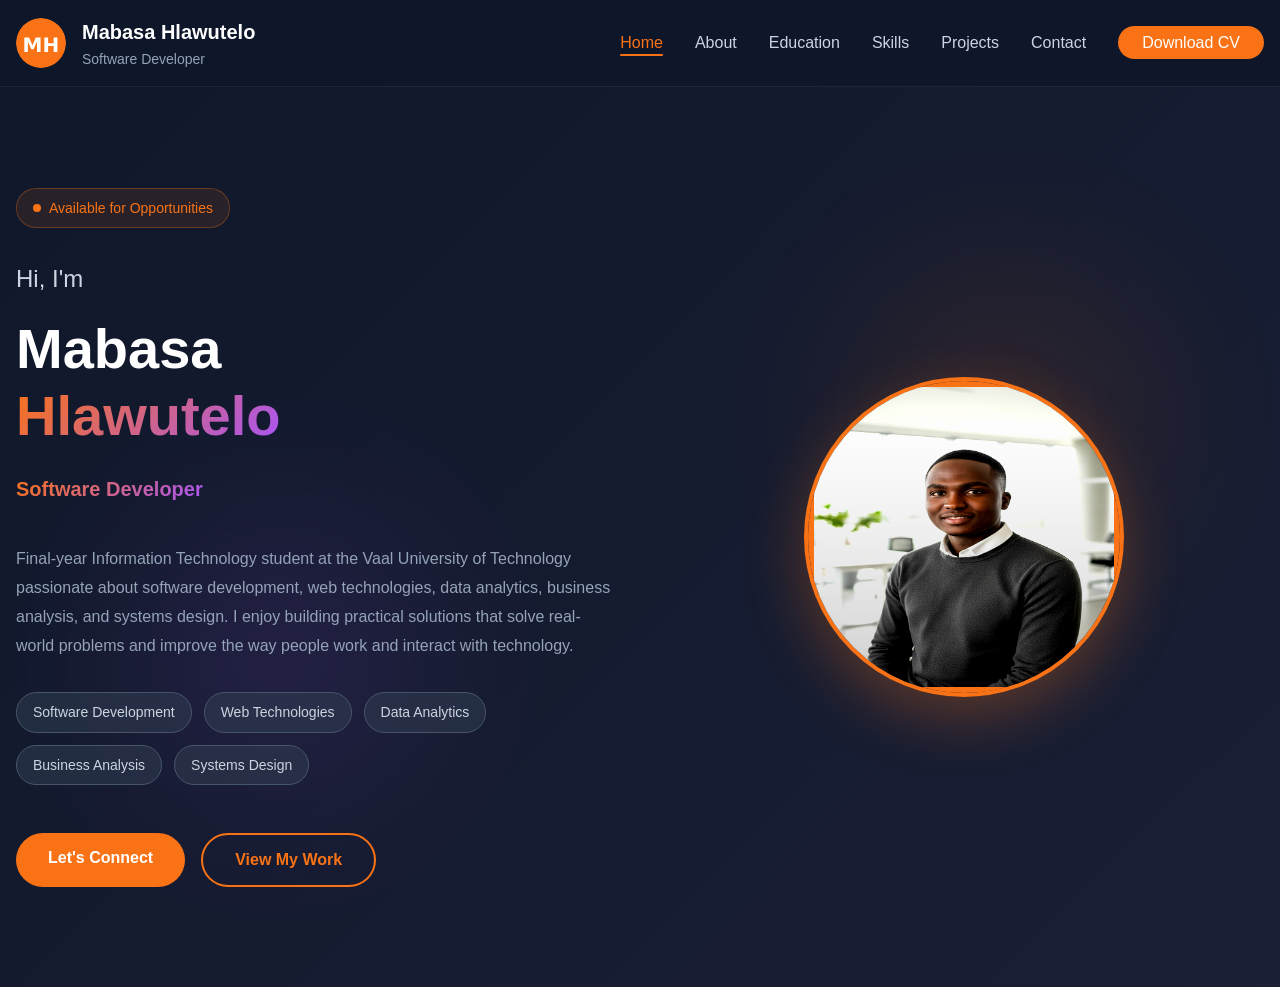
<file: index.html>
<!DOCTYPE html>
<html lang="en">
<head>
    <meta charset="UTF-8">
    <meta name="viewport" content="width=device-width, initial-scale=1.0">
    <title>Mabasa Hlawutelo - Software Developer</title>
    <link rel="icon" type="image/x-icon" href="images/favicon.ico">
    <link rel="stylesheet" href="styles.css">
</head>
<body>
    <nav class="navbar">
        <div class="nav-container">
            <div class="nav-brand">
                <img src="images/mh-logo.png" alt="MH Logo" class="nav-logo">
                <div class="nav-text">
                    <h2>Mabasa Hlawutelo</h2>
                    <p>Software Developer</p>
                </div>
            </div>
            <ul class="nav-menu">
                <li><a href="index.html" class="nav-link active">Home</a></li>
                <li><a href="about.html" class="nav-link">About</a></li>
                <li><a href="education.html" class="nav-link">Education</a></li>
                <li><a href="skills.html" class="nav-link">Skills</a></li>
                <li><a href="projects.html" class="nav-link">Projects</a></li>
                <li><a href="contact.html" class="nav-link">Contact</a></li>
                <li><a href="resume/hlawutelo_resume.pdf" class="nav-link btn-download" download>Download CV</a></li>
            </ul>
        </div>
    </nav>

    <section class="hero">
        <div class="hero-background">
            <div class="blob blob-1"></div>
            <div class="blob blob-2"></div>
        </div>

        <div class="hero-container">
            <div class="hero-content">
                <div class="badge">
                    <span class="badge-dot"></span>
                    <span>Available for Opportunities</span>
                </div>

                <div class="hero-heading">
                    <p class="greeting">Hi, I'm</p>
                    <h1>
                        <span class="name-first">Mabasa</span><br>
                        <span class="name-last">Hlawutelo</span>
                    </h1>
                    
                    <div class="rotating-title">
                        <p class="title-text">Software Developer</p>
                    </div>
                </div>

                <p class="hero-bio">
                    Final-year Information Technology student at the Vaal University of Technology passionate about software development, web technologies, data analytics, business analysis, and systems design. I enjoy building practical solutions that solve real-world problems and improve the way people work and interact with technology.
                </p>

                <div class="skills-tags">
                    <span class="tag">Software Development</span>
                    <span class="tag">Web Technologies</span>
                    <span class="tag">Data Analytics</span>
                    <span class="tag">Business Analysis</span>
                    <span class="tag">Systems Design</span>
                </div>

                <div class="cta-buttons">
                    <a href="contact.html" class="btn btn-primary">Let's Connect</a>
                    <a href="skills.html" class="btn btn-outline">View My Work</a>
                </div>
            </div>

            <div class="hero-image">
                <div class="profile-image-wrapper">
                    <img src="images/profile.png" alt="Mabasa Hlawutelo" class="profile-image">
                </div>
            </div>

        </div>
    </section>

    <script src="script.js"></script>
</body>
</html>
</file>
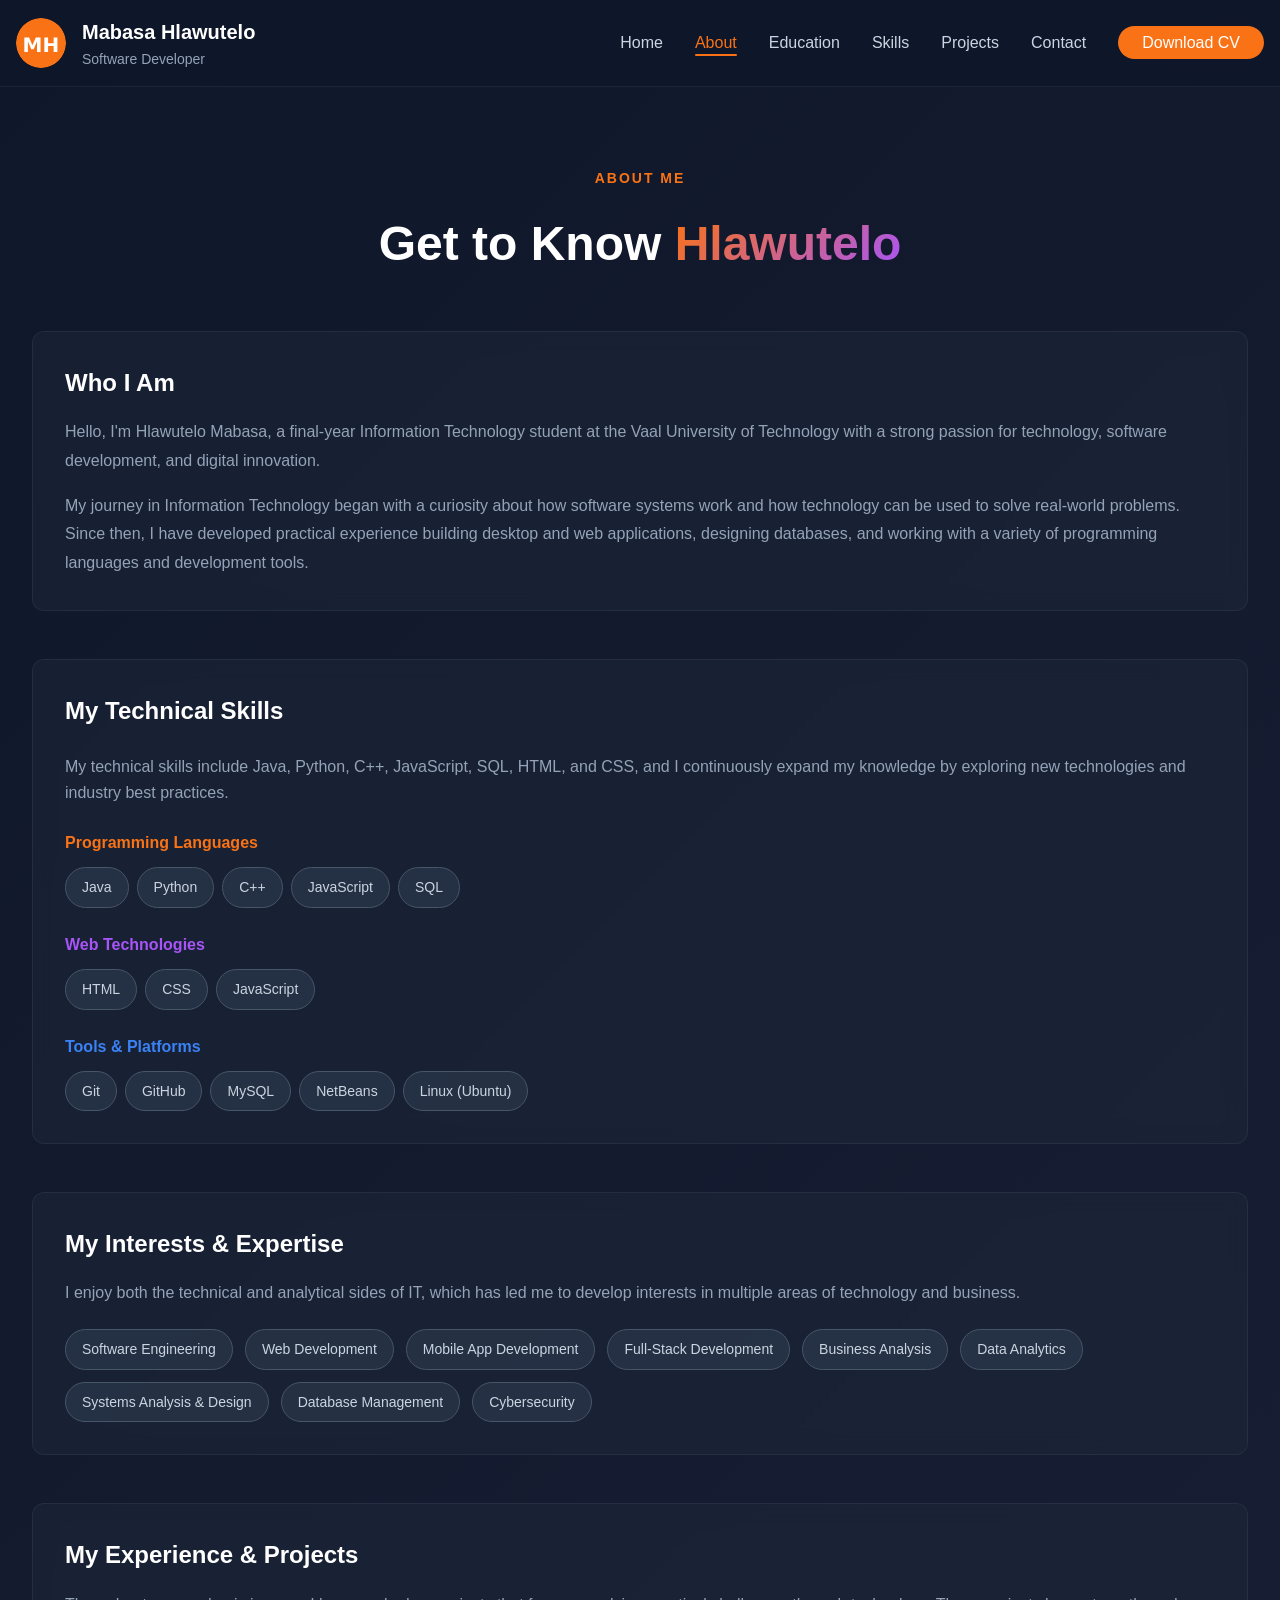
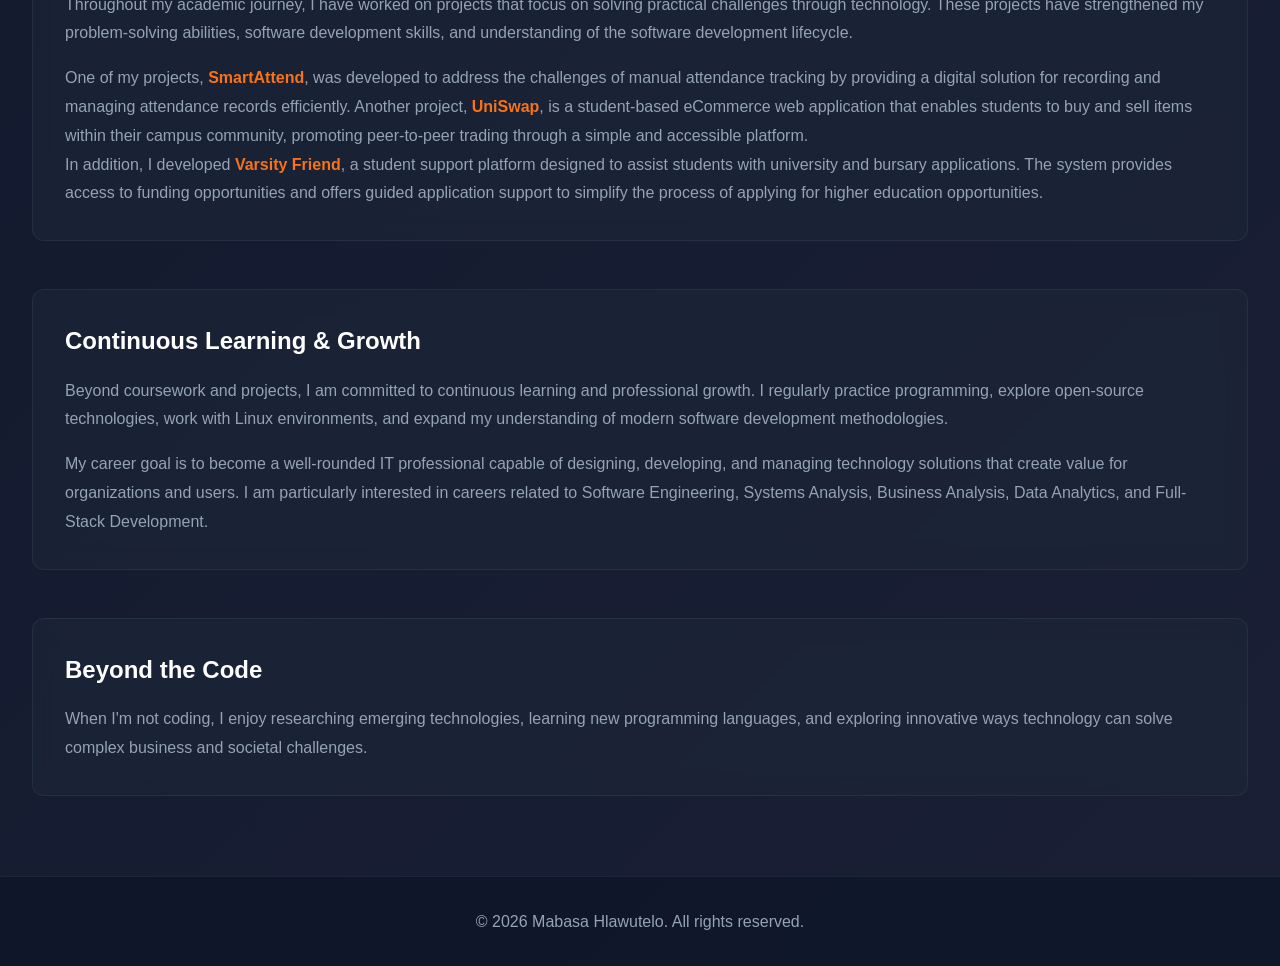
<file: about.html>
<!DOCTYPE html>
<html lang="en">
<head>
    <meta charset="UTF-8">
    <meta name="viewport" content="width=device-width, initial-scale=1.0">
    <title>About Me - Mabasa Hlawutelo</title>
    <link rel="icon" type="image/x-icon" href="images/favicon.ico">
    <link rel="stylesheet" href="styles.css">
</head>
<body>
    <nav class="navbar">
        <div class="nav-container">
            <div class="nav-brand">
                <img src="images/mh-logo.png" alt="MH Logo" class="nav-logo">
                <div class="nav-text">
                    <h2>Mabasa Hlawutelo</h2>
                    <p>Software Developer</p>
                </div>
            </div>
            <ul class="nav-menu">
                <li><a href="index.html" class="nav-link">Home</a></li>
                <li><a href="about.html" class="nav-link active">About</a></li>
                <li><a href="education.html" class="nav-link">Education</a></li>
                <li><a href="skills.html" class="nav-link">Skills</a></li>
                <li><a href="projects.html" class="nav-link">Projects</a></li>
                <li><a href="contact.html" class="nav-link">Contact</a></li>
                <li><a href="resume/hlawutelo_resume.pdf" class="nav-link btn-download" download>Download CV</a></li>
            </ul>
        </div>
    </nav>

    <section class="section">
        <div class="container">
            <div class="section-title">
                <p class="section-label">About Me</p>
                <h1 class="section-heading">Get to Know <span class="highlight">Hlawutelo</span></h1>
            </div>

            <div style="display: grid; grid-template-columns: 1fr; gap: 3rem;">
                <div class="card">
                    <h2 style="color: var(--text-primary); margin-bottom: 1rem;">Who I Am</h2>
                    <p style="color: var(--text-muted); line-height: 1.8; margin-bottom: 1rem;">
                        Hello, I'm Hlawutelo Mabasa, a final-year Information Technology student at the Vaal University of Technology with a strong passion for technology, software development, and digital innovation.
                    </p>
                    <p style="color: var(--text-muted); line-height: 1.8;">
                        My journey in Information Technology began with a curiosity about how software systems work and how technology can be used to solve real-world problems. Since then, I have developed practical experience building desktop and web applications, designing databases, and working with a variety of programming languages and development tools.
                    </p>
                </div>

                <div class="card">
                    <h2 style="color: var(--text-primary); margin-bottom: 1.5rem;">My Technical Skills</h2>
                    <p style="color: var(--text-muted); margin-bottom: 1.5rem;">
                        My technical skills include Java, Python, C++, JavaScript, SQL, HTML, and CSS, and I continuously expand my knowledge by exploring new technologies and industry best practices.
                    </p>

                    <div style="display: grid; grid-template-columns: 1fr; gap: 1.5rem;">
                        <div>
                            <h3 style="color: var(--primary-orange); font-size: 1rem; margin-bottom: 0.75rem;">Programming Languages</h3>
                            <div style="display: flex; flex-wrap: wrap; gap: 0.5rem;">
                                <span class="tag">Java</span>
                                <span class="tag">Python</span>
                                <span class="tag">C++</span>
                                <span class="tag">JavaScript</span>
                                <span class="tag">SQL</span>
                            </div>
                        </div>

                        <div>
                            <h3 style="color: var(--primary-purple); font-size: 1rem; margin-bottom: 0.75rem;">Web Technologies</h3>
                            <div style="display: flex; flex-wrap: wrap; gap: 0.5rem;">
                                <span class="tag">HTML</span>
                                <span class="tag">CSS</span>
                                <span class="tag">JavaScript</span>
                            </div>
                        </div>

                        <div>
                            <h3 style="color: #3b82f6; font-size: 1rem; margin-bottom: 0.75rem;">Tools & Platforms</h3>
                            <div style="display: flex; flex-wrap: wrap; gap: 0.5rem;">
                                <span class="tag">Git</span>
                                <span class="tag">GitHub</span>
                                <span class="tag">MySQL</span>
                                <span class="tag">NetBeans</span>
                                <span class="tag">Linux (Ubuntu)</span>
                            </div>
                        </div>
                    </div>
                </div>

                <div class="card">
                    <h2 style="color: var(--text-primary); margin-bottom: 1rem;">My Interests & Expertise</h2>
                    <p style="color: var(--text-muted); margin-bottom: 1.5rem;">
                        I enjoy both the technical and analytical sides of IT, which has led me to develop interests in multiple areas of technology and business.
                    </p>
                    <div style="display: flex; flex-wrap: wrap; gap: 0.75rem;">
                        <span class="tag">Software Engineering</span>
                        <span class="tag">Web Development</span>
                        <span class="tag">Mobile App Development</span>
                        <span class="tag">Full-Stack Development</span>
                        <span class="tag">Business Analysis</span>
                        <span class="tag">Data Analytics</span>
                        <span class="tag">Systems Analysis & Design</span>
                        <span class="tag">Database Management</span>
                        <span class="tag">Cybersecurity</span>
                    </div>
                </div>

                <div class="card">
                    <h2 style="color: var(--text-primary); margin-bottom: 1rem;">My Experience & Projects</h2>
                    <p style="color: var(--text-muted); line-height: 1.8; margin-bottom: 1rem;">
                     Throughout my academic journey, I have worked on projects that focus on solving practical challenges through technology. These projects have strengthened my problem-solving abilities, software development skills, and understanding of the software development lifecycle.
                    </p>
                    <p style="color: var(--text-muted); line-height: 1.8;">
                    One of my projects, <span style="color: var(--primary-orange); font-weight: 600;">SmartAttend</span>, was developed to address the challenges of manual attendance tracking by providing a digital solution for recording and managing attendance records efficiently. Another project, <span style="color: var(--primary-orange); font-weight: 600;">UniSwap</span>, is a student-based eCommerce web application that enables students to buy and sell items within their campus community, promoting peer-to-peer trading through a simple and accessible platform.
                    </p>
                    <p style="color: var(--text-muted); line-height: 1.8;">
                    In addition, I developed <span style="color: var(--primary-orange); font-weight: 600;">Varsity Friend</span>, a student support platform designed to assist students with university and bursary applications. The system provides access to funding opportunities and offers guided application support to simplify the process of applying for higher education opportunities.
                    </p>
                </div>

                <div class="card">
                    <h2 style="color: var(--text-primary); margin-bottom: 1rem;">Continuous Learning & Growth</h2>
                    <p style="color: var(--text-muted); line-height: 1.8; margin-bottom: 1rem;">
                        Beyond coursework and projects, I am committed to continuous learning and professional growth. I regularly practice programming, explore open-source technologies, work with Linux environments, and expand my understanding of modern software development methodologies.
                    </p>
                    <p style="color: var(--text-muted); line-height: 1.8;">
                        My career goal is to become a well-rounded IT professional capable of designing, developing, and managing technology solutions that create value for organizations and users. I am particularly interested in careers related to Software Engineering, Systems Analysis, Business Analysis, Data Analytics, and Full-Stack Development.
                    </p>
                </div>

                <div class="card">
                    <h2 style="color: var(--text-primary); margin-bottom: 1rem;">Beyond the Code</h2>
                    <p style="color: var(--text-muted); line-height: 1.8;">
                        When I'm not coding, I enjoy researching emerging technologies, learning new programming languages, and exploring innovative ways technology can solve complex business and societal challenges.
                    </p>
                </div>
            </div>
        </div>
    </section>

    <footer>
        <p>&copy; 2026 Mabasa Hlawutelo. All rights reserved.</p>
    </footer>

    <script src="script.js"></script>
</body>
</html>
</file>
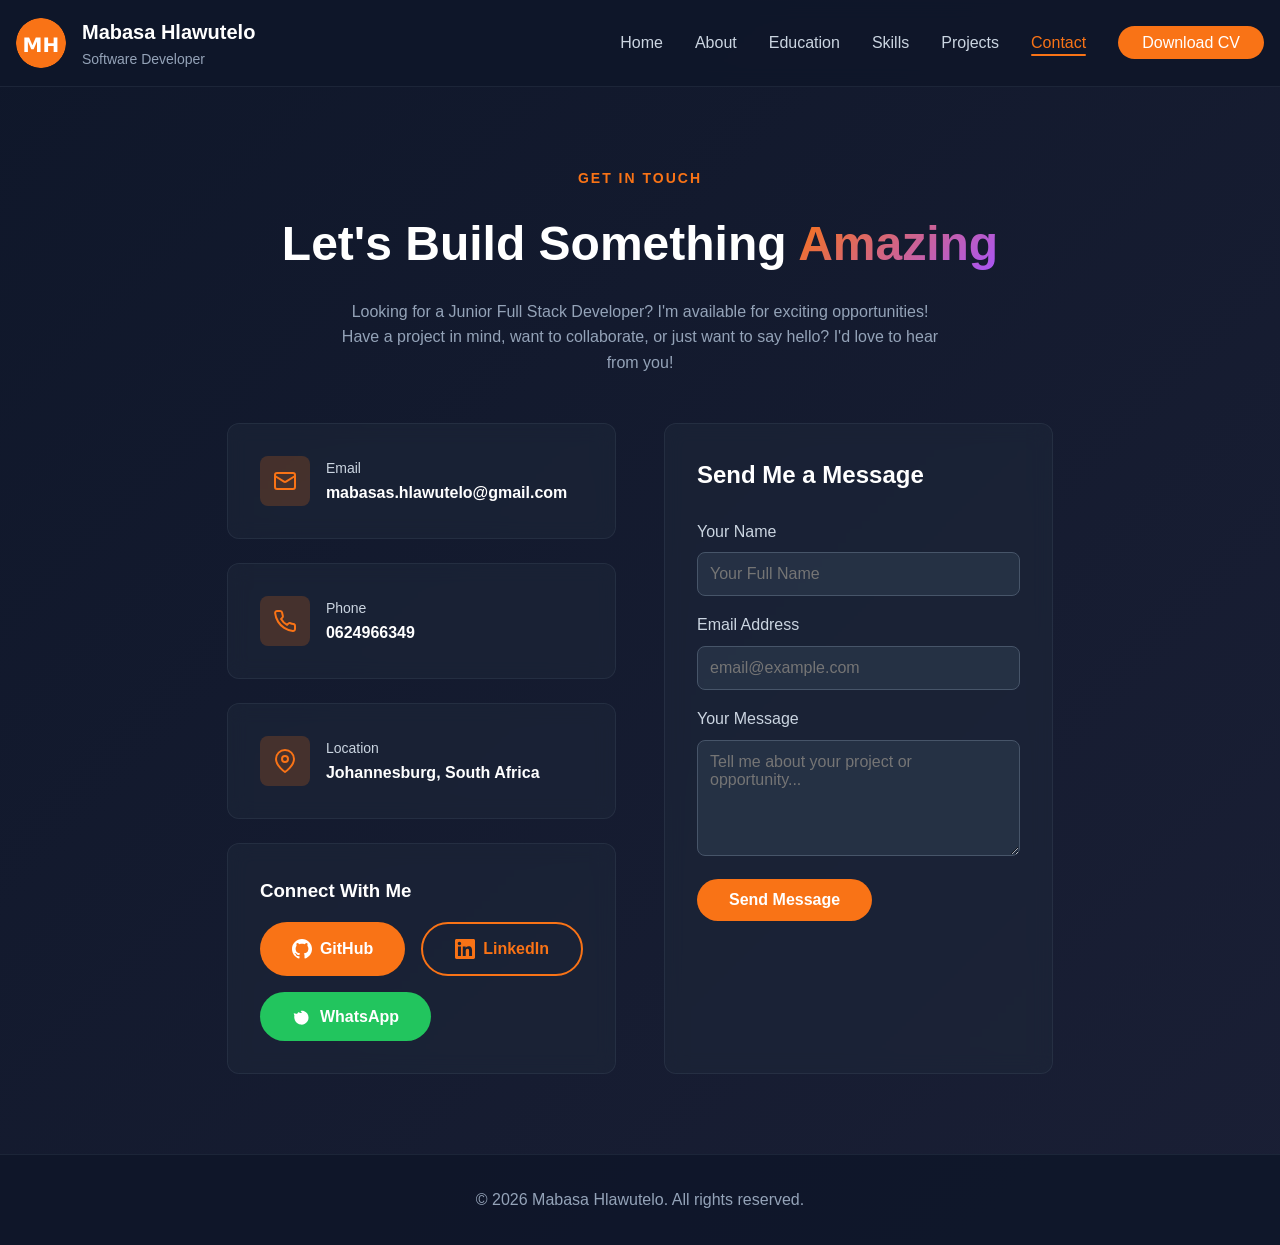
<file: contact.html>
<!DOCTYPE html>
<html lang="en">
<head>
    <meta charset="UTF-8">
    <meta name="viewport" content="width=device-width, initial-scale=1.0">
    <title>Contact - Mabasa Hlawutelo</title>
    <link rel="icon" type="image/x-icon" href="images/favicon.ico">
    <link rel="stylesheet" href="styles.css">
</head>
<body>
    <nav class="navbar">
        <div class="nav-container">
            <div class="nav-brand">
                <img src="images/mh-logo.png" alt="MH Logo" class="nav-logo">
                <div class="nav-text">
                    <h2>Mabasa Hlawutelo</h2>
                    <p>Software Developer</p>
                </div>
            </div>
            <ul class="nav-menu">
                <li><a href="index.html" class="nav-link">Home</a></li>
                <li><a href="about.html" class="nav-link">About</a></li>
                <li><a href="education.html" class="nav-link">Education</a></li>
                <li><a href="skills.html" class="nav-link">Skills</a></li>
                <li><a href="projects.html" class="nav-link">Projects</a></li>
                <li><a href="contact.html" class="nav-link active">Contact</a></li>
                <li><a href="resume/hlawutelo_resume.pdf" class="nav-link btn-download" download>Download CV</a></li>
            </ul>
        </div>
    </nav>

    <section class="section">
        <div class="container">
            <div class="section-title">
                <p class="section-label">Get in Touch</p>
                <h1 class="section-heading">Let's Build Something <span class="highlight">Amazing</span></h1>
                <p style="color: var(--text-muted); max-width: 600px; margin: 1rem auto 0;">
                    Looking for a Junior Full Stack Developer? I'm available for exciting opportunities! Have a project in mind, want to collaborate, or just want to say hello? I'd love to hear from you!
                </p>
            </div>

            <div style="display: grid; grid-template-columns: 1fr 1fr; gap: 3rem; margin-top: 3rem;">
                <div>
                    <div class="card" style="margin-bottom: 1.5rem;">
                        <div style="display: flex; align-items: center; gap: 1rem;">
                            <div style="width: 50px; height: 50px; background: rgba(249, 115, 22, 0.2); border-radius: 8px; display: flex; align-items: center; justify-content: center;">
                                <svg xmlns="http://www.w3.org/2000/svg" width="24" height="24" viewBox="0 0 24 24" fill="none" stroke="currentColor" stroke-width="2" stroke-linecap="round" stroke-linejoin="round" style="color: var(--primary-orange);">
                                    <rect x="2" y="4" width="20" height="16" rx="2"></rect>
                                    <path d="m22 7-8.97 5.7a1.94 1.94 0 0 1-2.06 0L2 7"></path>
                                </svg>
                            </div>
                            <div>
                                <p style="color: var(--text-secondary); margin: 0; font-size: 0.875rem;">Email</p>
                                <a href="mailto:mabasas.hlawutelo@gmail.com" style="color: var(--text-primary); text-decoration: none; font-weight: 600;">mabasas.hlawutelo@gmail.com</a>
                            </div>
                        </div>
                    </div>

                    <div class="card" style="margin-bottom: 1.5rem;">
                        <div style="display: flex; align-items: center; gap: 1rem;">
                            <div style="width: 50px; height: 50px; background: rgba(249, 115, 22, 0.2); border-radius: 8px; display: flex; align-items: center; justify-content: center;">
                                <svg xmlns="http://www.w3.org/2000/svg" width="24" height="24" viewBox="0 0 24 24" fill="none" stroke="currentColor" stroke-width="2" stroke-linecap="round" stroke-linejoin="round" style="color: var(--primary-orange);">
                                    <path d="M22 16.92v3a2 2 0 0 1-2.18 2 19.79 19.79 0 0 1-8.63-3.07 19.5 19.5 0 0 1-6-6 19.79 19.79 0 0 1-3.07-8.67A2 2 0 0 1 4.11 2h3a2 2 0 0 1 2 1.72 12.84 12.84 0 0 0 .7 2.81 2 2 0 0 1-.45 2.11L8.09 9.91a16 16 0 0 0 6 6l1.27-1.27a2 2 0 0 1 2.11-.45 12.84 12.84 0 0 0 2.81.7A2 2 0 0 1 22 16.92z"></path>
                                </svg>
                            </div>
                            <div>
                                <p style="color: var(--text-secondary); margin: 0; font-size: 0.875rem;">Phone</p>
                                <a href="tel:+27624966349" style="color: var(--text-primary); text-decoration: none; font-weight: 600;">0624966349</a>
                            </div>
                        </div>
                    </div>

                    <div class="card" style="margin-bottom: 1.5rem;">
                        <div style="display: flex; align-items: center; gap: 1rem;">
                            <div style="width: 50px; height: 50px; background: rgba(249, 115, 22, 0.2); border-radius: 8px; display: flex; align-items: center; justify-content: center;">
                                <svg xmlns="http://www.w3.org/2000/svg" width="24" height="24" viewBox="0 0 24 24" fill="none" stroke="currentColor" stroke-width="2" stroke-linecap="round" stroke-linejoin="round" style="color: var(--primary-orange);">
                                    <path d="M21 10c0 7-9 13-9 13s-9-6-9-13a9 9 0 0 1 18 0z"></path>
                                    <circle cx="12" cy="10" r="3"></circle>
                                </svg>
                            </div>
                            <div>
                                <p style="color: var(--text-secondary); margin: 0; font-size: 0.875rem;">Location</p>
                                <p style="color: var(--text-primary); margin: 0; font-weight: 600;">Johannesburg, South Africa</p>
                            </div>
                        </div>
                    </div>

                    <div class="card">
                        <h3 style="color: var(--text-primary); margin: 0 0 1rem 0;">Connect With Me</h3>
                        <div style="display: flex; gap: 1rem;">
                            <a href="https://github.com/Hlawutelo-Mabasas" target="_blank" class="btn btn-primary" style="display: inline-flex; align-items: center; gap: 0.5rem; text-decoration: none;">
                                <svg xmlns="http://www.w3.org/2000/svg" width="20" height="20" viewBox="0 0 24 24" fill="currentColor">
                                    <path d="M12 0c-6.626 0-12 5.373-12 12 0 5.302 3.438 9.8 8.207 11.387.599.111.793-.261.793-.577v-2.234c-3.338.726-4.033-1.416-4.033-1.416-.546-1.387-1.333-1.756-1.333-1.756-1.089-.745.083-.729.083-.729 1.205.084 1.839 1.237 1.839 1.237 1.07 1.834 2.807 1.304 3.492.997.107-.775.418-1.305.762-1.604-2.665-.305-5.467-1.334-5.467-5.931 0-1.311.469-2.381 1.236-3.221-.124-.303-.535-1.524.117-3.176 0 0 1.008-.322 3.301 1.23.957-.266 1.983-.399 3.003-.404 1.02.005 2.047.138 3.006.404 2.291-1.552 3.297-1.23 3.297-1.23.653 1.653.242 2.874.118 3.176.77.84 1.235 1.911 1.235 3.221 0 4.609-2.807 5.624-5.479 5.921.43.372.823 1.102.823 2.222v 3.293c0 .319.192.694.801.576 4.765-1.589 8.199-6.086 8.199-11.386 0-6.627-5.373-12-12-12z"/>
                                </svg>
                                GitHub
                            </a>
                            <a href="www.linkedin.com/in/hlawutelo-mabasa" target="_blank" class="btn btn-outline" style="display: inline-flex; align-items: center; gap: 0.5rem; text-decoration: none;">
                                <svg xmlns="http://www.w3.org/2000/svg" width="20" height="20" viewBox="0 0 24 24" fill="currentColor" style="color: var(--primary-orange);">
                                    <path d="M20.447 20.452h-3.554v-5.569c0-1.328-.027-3.037-1.852-3.037-1.853 0-2.136 1.445-2.136 2.939v5.667H9.351V9h3.414v1.561h.046c.477-.9 1.637-1.85 3.37-1.85 3.601 0 4.267 2.37 4.267 5.455v6.286zM5.337 7.433c-1.144 0-2.063-.926-2.063-2.065 0-1.138.92-2.063 2.063-2.063 1.14 0 2.064.925 2.064 2.063 0 1.139-.925 2.065-2.064 2.065zm1.782 13.019H3.555V9h3.564v11.452zM22.225 0H1.771C.792 0 0 .774 0 1.729v20.542C0 23.227.792 24 1.771 24h20.451C23.2 24 24 23.227 24 22.271V1.729C24 .774 23.2 0 22.225 0z"/>
                                </svg>
                                LinkedIn
                            </a>
                        </div>

                        <div style="margin-top: 1rem;">
                            <a href="https://wa.me/27624966349" target="_blank" class="btn btn-primary" style="display: inline-flex; align-items: center; gap: 0.5rem; text-decoration: none; background: #22c55e;">
                                <svg xmlns="http://www.w3.org/2000/svg" width="20" height="20" viewBox="0 0 24 24" fill="currentColor">
                                    <path d="M17.472 14.382c-.297-.149-1.758-.867-2.03-.967-.273-.099-.471-.148-.67.15-.197.297-.767.966-.94 1.164-.173.199-.347.223-.644.075-.297-.15-1.255-.463-2.39-1.475-.883-.788-1.48-1.761-1.653-2.059-.173-.297-.018-.458.13-.606.134-.133.298-.347.446-.52.149-.174.198-.298.298-.497.099-.198.05-.371-.025-.52-.075-.149-.669-1.612-.916-2.207-.242-.579-.487-.5-.67-.51-.173-.008-.371-.01-.57-.01-.198 0-.52.074-.792.372-.272.297-1.04 1.016-1.04 2.479 0 1.462 1.065 2.875 1.213 3.074.149.198 2.096 3.2 5.076 4.487.709.306 1.262.489 1.694.625.712.227 1.36.195 1.871.118.571-.085 1.758-.719 2.006-1.413.248-.694.248-1.289.173-1.413-.074-.124-.272-.198-.57-.347m-5.421-7.403h-.004a9.87 9.87 0 00-4.782 1.14l-.46.264-4.744-.993.927 3.285-.3.48a9.868 9.868 0 00.806 4.864c.694 1.424 1.7 2.663 2.973 3.594 1.273.931 2.779 1.44 4.393 1.527 1.614.087 3.197-.267 4.596-1.026 1.399-.759 2.578-1.89 3.368-3.267.79-1.377 1.131-2.99 1.013-4.583-.118-1.592-.635-3.097-1.522-4.375-.887-1.278-2.115-2.249-3.545-2.773-1.43-.524-3.002-.65-4.516-.362z"/>
                                </svg>
                                WhatsApp
                            </a>
                        </div>
                    </div>
                </div>

                <div class="card">
                    <h2 style="color: var(--text-primary); margin: 0 0 1.5rem 0;">Send Me a Message</h2>
                    <form id="contactForm" style="display: flex; flex-direction: column; gap: 1rem;">
                        <div>
                            <label for="name" style="display: block; color: var(--text-secondary); margin-bottom: 0.5rem; font-weight: 500;">Your Name</label>
                            <input type="text" id="name" name="name" placeholder="Your Full Name" required style="width: 100%; padding: 0.75rem; background: rgba(51, 65, 85, 0.5); border: 1px solid var(--border-color); border-radius: 8px; color: var(--text-primary); font-size: 1rem;">
                        </div>

                        <div>
                            <label for="email" style="display: block; color: var(--text-secondary); margin-bottom: 0.5rem; font-weight: 500;">Email Address</label>
                            <input type="email" id="email" name="email" placeholder="email@example.com" required style="width: 100%; padding: 0.75rem; background: rgba(51, 65, 85, 0.5); border: 1px solid var(--border-color); border-radius: 8px; color: var(--text-primary); font-size: 1rem;">
                        </div>

                        <div>
                            <label for="message" style="display: block; color: var(--text-secondary); margin-bottom: 0.5rem; font-weight: 500;">Your Message</label>
                            <textarea id="message" name="message" placeholder="Tell me about your project or opportunity..." rows="5" required style="width: 100%; padding: 0.75rem; background: rgba(51, 65, 85, 0.5); border: 1px solid var(--border-color); border-radius: 8px; color: var(--text-primary); font-size: 1rem; font-family: inherit; resize: vertical;"></textarea>
                        </div>

                        <button type="submit" class="btn btn-primary" style="align-self: flex-start; cursor: pointer;">Send Message</button>
                    </form>
                </div>
            </div>
        </div>
    </section>

    <footer>
        <p>&copy; 2026 Mabasa Hlawutelo. All rights reserved.</p>
    </footer>

    <script src="script.js"></script>
</body>
</html>
</file>
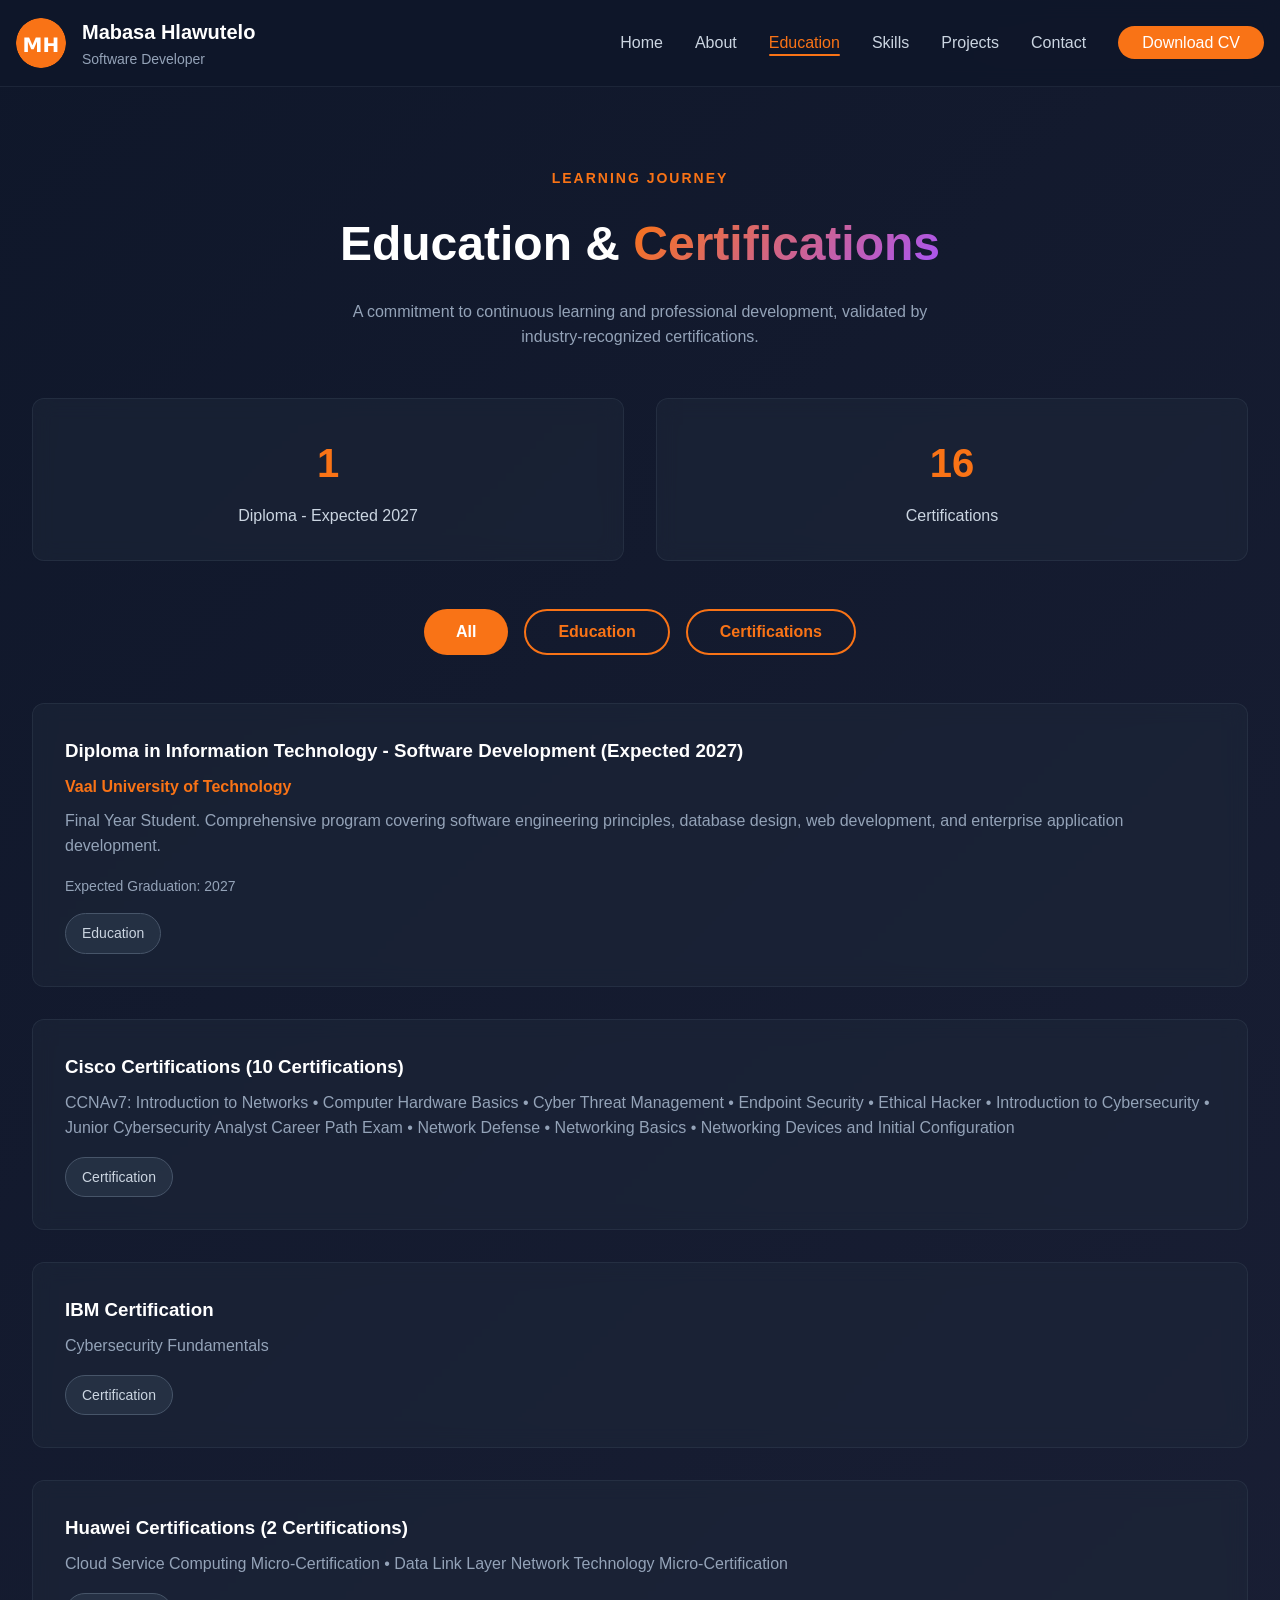
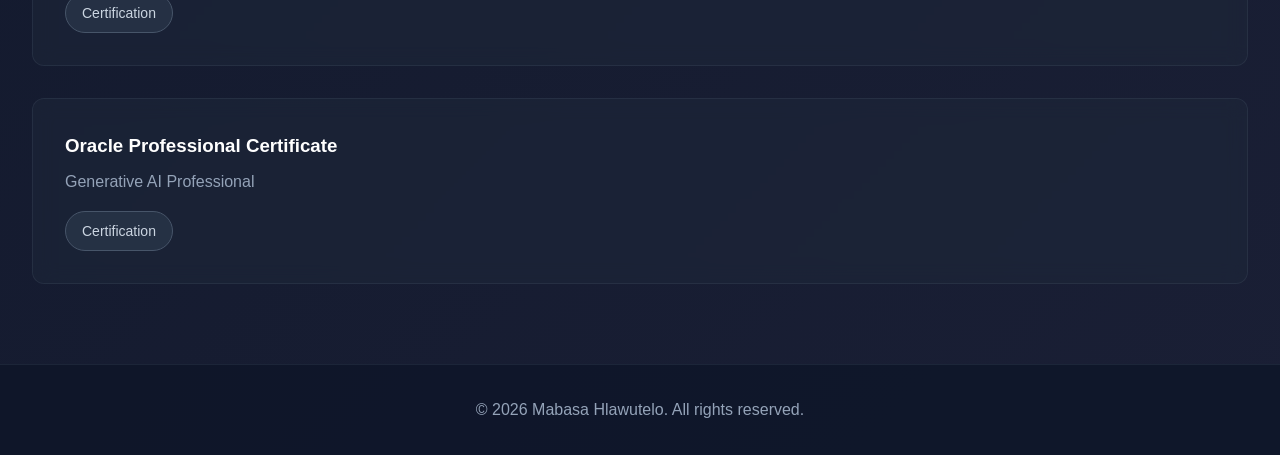
<file: education.html>
<!DOCTYPE html>
<html lang="en">
<head>
    <meta charset="UTF-8">
    <meta name="viewport" content="width=device-width, initial-scale=1.0">
    <title>Education - Mabasa Hlawutelo</title>
    <link rel="icon" type="image/x-icon" href="images/favicon.ico">
    <link rel="stylesheet" href="styles.css">
</head>
<body>
    <nav class="navbar">
        <div class="nav-container">
            <div class="nav-brand">
                <img src="images/mh-logo.png" alt="MH Logo" class="nav-logo">
                <div class="nav-text">
                    <h2>Mabasa Hlawutelo</h2>
                    <p>Software Developer</p>
                </div>
            </div>
            <ul class="nav-menu">
                <li><a href="index.html" class="nav-link">Home</a></li>
                <li><a href="about.html" class="nav-link">About</a></li>
                <li><a href="education.html" class="nav-link active">Education</a></li>
                <li><a href="skills.html" class="nav-link">Skills</a></li>
                <li><a href="projects.html" class="nav-link">Projects</a></li>
                <li><a href="contact.html" class="nav-link">Contact</a></li>
                <li><a href="resume/hlawutelo_resume.pdf" class="nav-link btn-download" download>Download CV</a></li>
            </ul>
        </div>
    </nav>

    <section class="section">
        <div class="container">
            <div class="section-title">
                <p class="section-label">Learning Journey</p>
                <h1 class="section-heading">Education & <span class="highlight">Certifications</span></h1>
                <p style="color: var(--text-muted); max-width: 600px; margin: 1rem auto 0;">
                    A commitment to continuous learning and professional development, validated by industry-recognized certifications.
                </p>
            </div>

            <div style="display: grid; grid-template-columns: repeat(auto-fit, minmax(200px, 1fr)); gap: 2rem; margin-bottom: 3rem;">
                <div class="card" style="text-align: center;">
                    <div style="font-size: 2.5rem; font-weight: 700; color: var(--primary-orange); margin-bottom: 0.5rem;">1</div>
                    <div style="color: var(--text-secondary);">Diploma - Expected 2027</div>
                </div>
                <div class="card" style="text-align: center;">
                    <div style="font-size: 2.5rem; font-weight: 700; color: var(--primary-orange); margin-bottom: 0.5rem;">16</div>
                    <div style="color: var(--text-secondary);">Certifications</div>
                </div>
            </div>

            <div style="display: flex; gap: 1rem; justify-content: center; margin-bottom: 3rem; flex-wrap: wrap;">
                <button class="btn btn-primary" onclick="filterEducation('all')">All</button>
                <button class="btn btn-outline" onclick="filterEducation('education')">Education</button>
                <button class="btn btn-outline" onclick="filterEducation('certification')">Certifications</button>
            </div>

            <div style="display: grid; grid-template-columns: 1fr; gap: 2rem;">

                <div class="card education-item" data-type="education">
                    <div style="display: flex; gap: 1.5rem;">
                        <div style="flex: 1;">
                            <h3 style="color: var(--text-primary); margin: 0 0 0.5rem 0;">
                                Diploma in Information Technology - Software Development (Expected 2027)
                            </h3>
                            <p style="color: var(--primary-orange); margin: 0 0 0.5rem 0; font-weight: 600;">
                                Vaal University of Technology
                            </p>
                            <p style="color: var(--text-muted); margin: 0;">
                                Final Year Student. Comprehensive program covering software engineering principles, database design, web development, and enterprise application development.
                            </p>
                            <p style="color: var(--text-muted); margin: 1rem 0 0 0; font-size: 0.875rem;">
                                Expected Graduation: 2027
                            </p>
                            <span class="tag" style="margin-top: 1rem; display: inline-block;">Education</span>
                        </div>
                    </div>
                </div>

                <div class="card certification-item" data-type="certification">
                    <div style="display: flex; gap: 1.5rem;">
                        <div style="flex: 1;">
                            <h3 style="color: var(--text-primary); margin: 0 0 0.5rem 0;">
                                Cisco Certifications (10 Certifications)
                            </h3>
                            <p style="color: var(--text-muted); margin: 0;">
                                CCNAv7: Introduction to Networks • Computer Hardware Basics • Cyber Threat Management • Endpoint Security • Ethical Hacker • Introduction to Cybersecurity • Junior Cybersecurity Analyst Career Path Exam • Network Defense • Networking Basics • Networking Devices and Initial Configuration
                            </p>
                            <span class="tag" style="margin-top: 1rem; display: inline-block;">Certification</span>
                        </div>
                    </div>
                </div>

                <div class="card certification-item" data-type="certification">
                    <div style="display: flex; gap: 1.5rem;">
                        <div style="flex: 1;">
                            <h3 style="color: var(--text-primary); margin: 0 0 0.5rem 0;">IBM Certification</h3>
                            <p style="color: var(--text-muted); margin: 0;">Cybersecurity Fundamentals</p>
                            <span class="tag" style="margin-top: 1rem; display: inline-block;">Certification</span>
                        </div>
                    </div>
                </div>

                <div class="card certification-item" data-type="certification">
                    <div style="display: flex; gap: 1.5rem;">
                        <div style="flex: 1;">
                            <h3 style="color: var(--text-primary); margin: 0 0 0.5rem 0;">
                                Huawei Certifications (2 Certifications)
                            </h3>
                            <p style="color: var(--text-muted); margin: 0;">
                                Cloud Service Computing Micro-Certification • Data Link Layer Network Technology Micro-Certification
                            </p>
                            <span class="tag" style="margin-top: 1rem; display: inline-block;">Certification</span>
                        </div>
                    </div>
                </div>

                <div class="card certification-item" data-type="certification">
                    <div style="display: flex; gap: 1.5rem;">
                        <div style="flex: 1;">
                            <h3 style="color: var(--text-primary); margin: 0 0 0.5rem 0;">
                                Oracle Professional Certificate
                            </h3>
                            <p style="color: var(--text-muted); margin: 0;">
                                Generative AI Professional
                            </p>
                            <span class="tag" style="margin-top: 1rem; display: inline-block;">Certification</span>
                        </div>
                    </div>
                </div>

            </div>
        </div>
    </section>

    <footer>
        <p>&copy; 2026 Mabasa Hlawutelo. All rights reserved.</p>
    </footer>

    <script src="script.js"></script>
    <script>
        function filterEducation(type) {
            const items = document.querySelectorAll('.education-item, .certification-item');
            const buttons = document.querySelectorAll('.btn');
            
            buttons.forEach(btn => btn.classList.remove('btn-primary'));
            buttons.forEach(btn => btn.classList.add('btn-outline'));
            event.target.classList.remove('btn-outline');
            event.target.classList.add('btn-primary');
            
            items.forEach(item => {
                if (type === 'all') {
                    item.style.display = 'block';
                } else if (item.dataset.type === type) {
                    item.style.display = 'block';
                } else {
                    item.style.display = 'none';
                }
            });
        }
    </script>
</body>
</html>
</file>
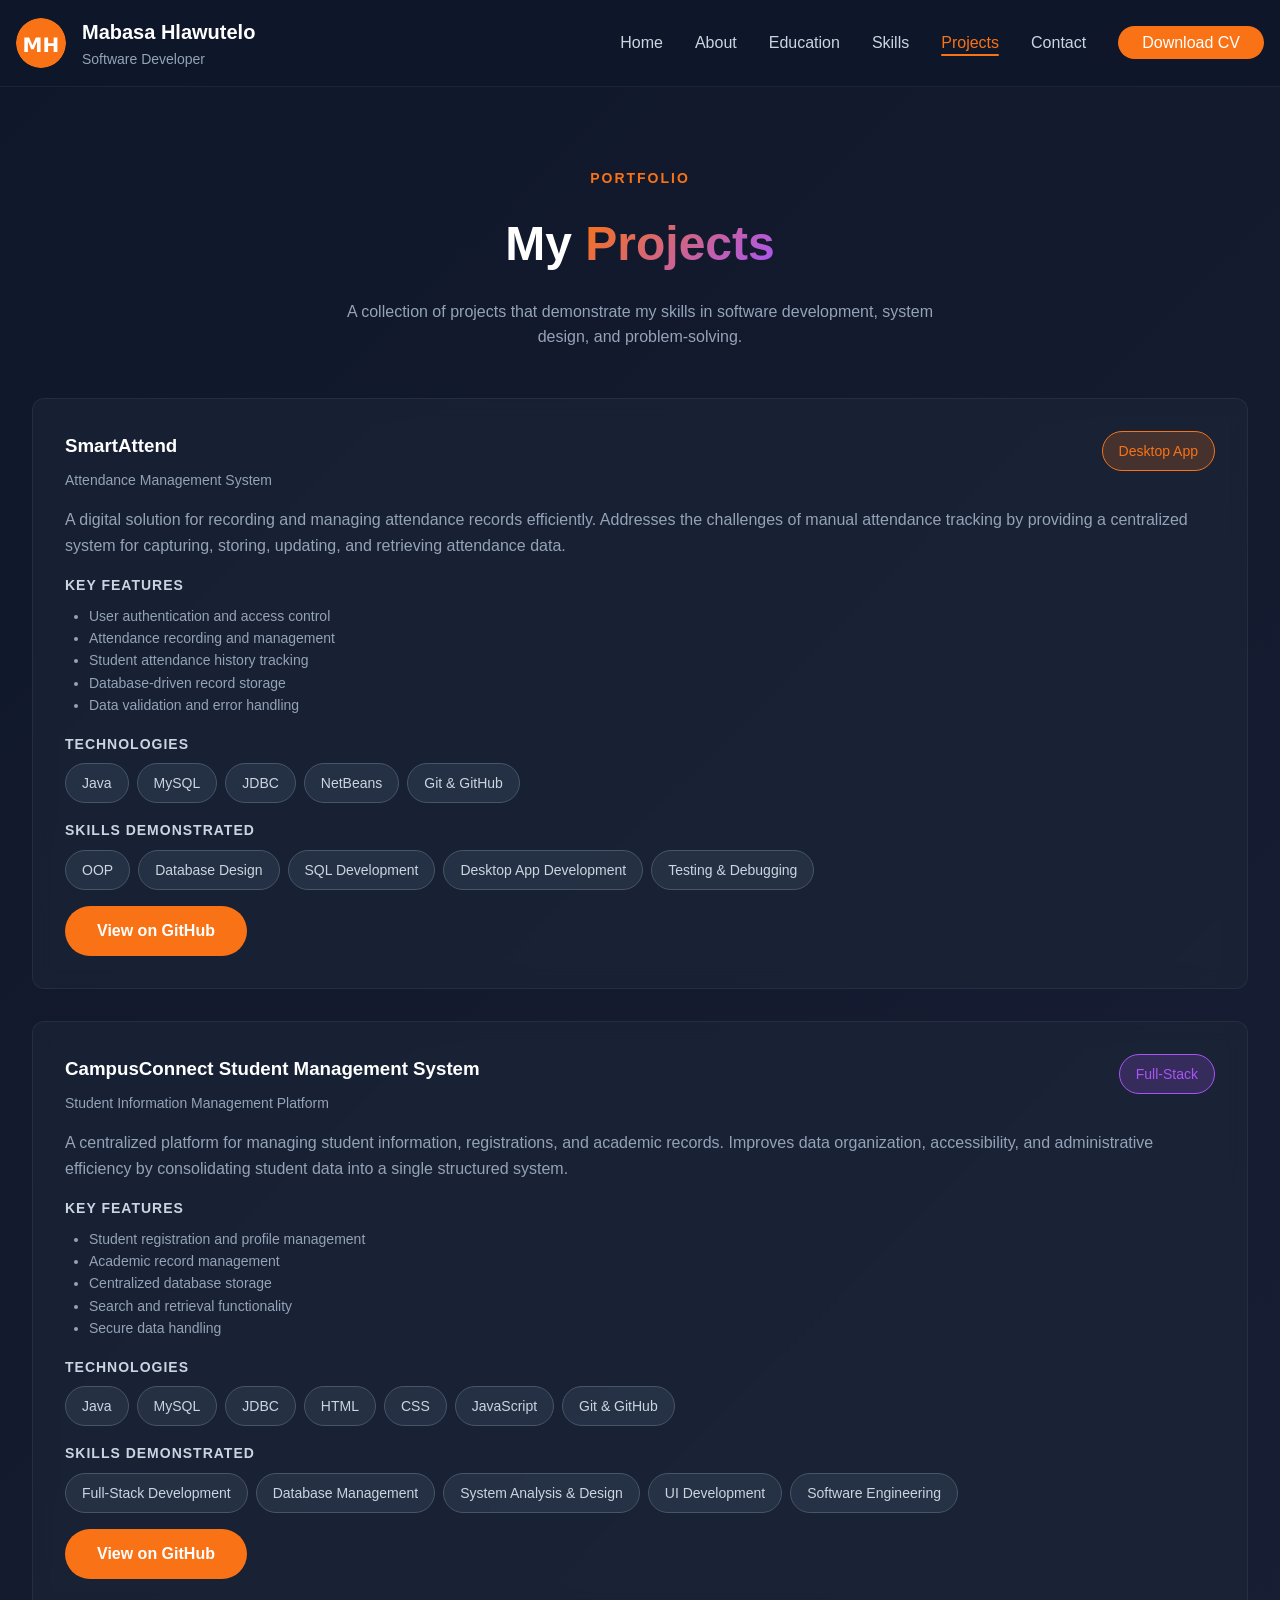
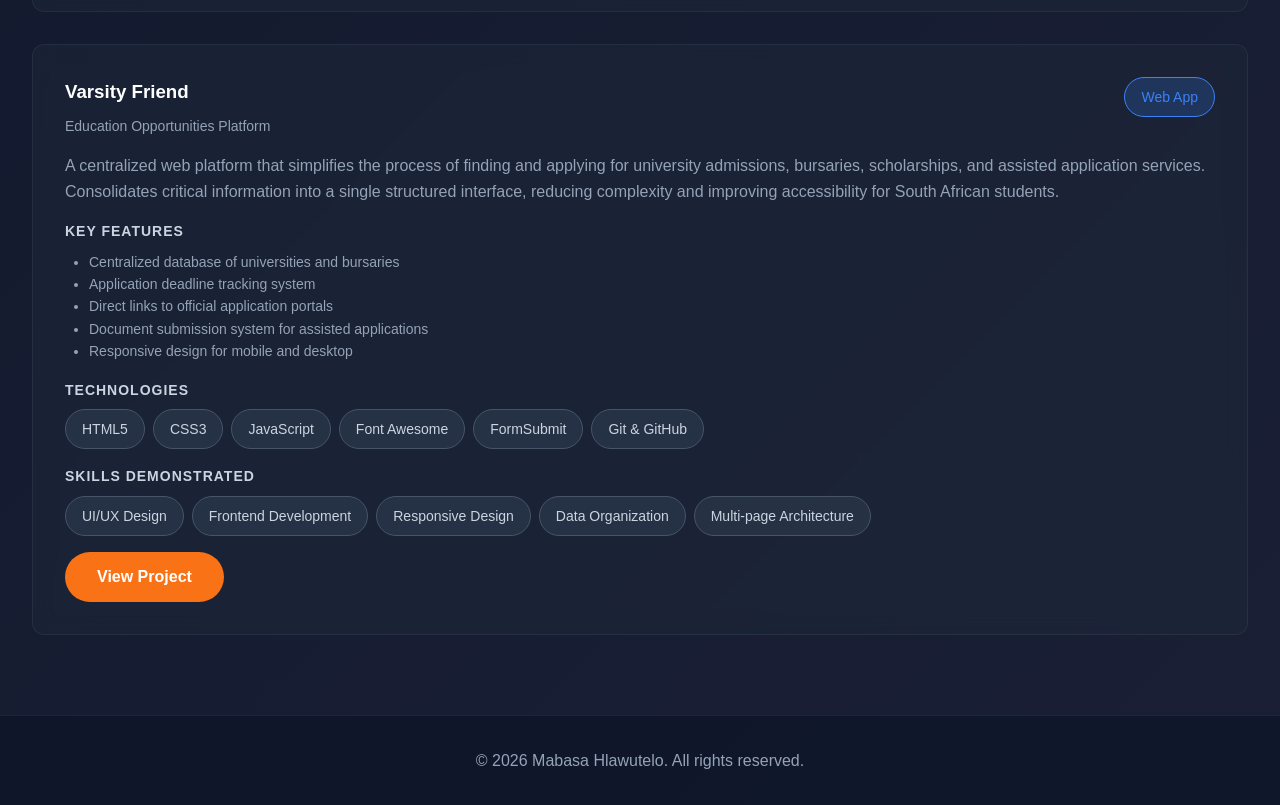
<file: projects.html>
<!DOCTYPE html>
<html lang="en">
<head>
    <meta charset="UTF-8">
    <meta name="viewport" content="width=device-width, initial-scale=1.0">
    <title>Projects - Mabasa Hlawutelo</title>
    <link rel="icon" type="image/x-icon" href="images/favicon.ico">
    <link rel="stylesheet" href="styles.css">
</head>
<body>
    <nav class="navbar">
        <div class="nav-container">
            <div class="nav-brand">
                <img src="images/mh-logo.png" alt="MH Logo" class="nav-logo">
                <div class="nav-text">
                    <h2>Mabasa Hlawutelo</h2>
                    <p>Software Developer</p>
                </div>
            </div>
            <ul class="nav-menu">
                <li><a href="index.html" class="nav-link">Home</a></li>
                <li><a href="about.html" class="nav-link">About</a></li>
                <li><a href="education.html" class="nav-link">Education</a></li>
                <li><a href="skills.html" class="nav-link">Skills</a></li>
                <li><a href="projects.html" class="nav-link active">Projects</a></li>
                <li><a href="contact.html" class="nav-link">Contact</a></li>
                <li><a href="resume/hlawutelo_resume.pdf" class="nav-link btn-download" download>Download CV</a></li>
            </ul>
        </div>
    </nav>

    <section class="section">
        <div class="container">
            <div class="section-title">
                <p class="section-label">Portfolio</p>
                <h1 class="section-heading">My <span class="highlight">Projects</span></h1>
                <p style="color: var(--text-muted); max-width: 600px; margin: 1rem auto 0;">
                    A collection of projects that demonstrate my skills in software development, system design, and problem-solving.
                </p>
            </div>

            <div style="display: grid; grid-template-columns: 1fr; gap: 2rem;">
                <div class="card">
                    <div style="display: flex; justify-content: space-between; align-items: start; margin-bottom: 1rem;">
                        <div>
                            <h3 style="color: var(--text-primary); margin: 0 0 0.5rem 0;">SmartAttend</h3>
                            <p style="color: var(--text-muted); margin: 0; font-size: 0.875rem;">Attendance Management System</p>
                        </div>
                        <span class="tag" style="background: rgba(249, 115, 22, 0.2); border-color: var(--primary-orange); color: var(--primary-orange);">Desktop App</span>
                    </div>

                    <p style="color: var(--text-muted); margin-bottom: 1rem;">
                        A digital solution for recording and managing attendance records efficiently. Addresses the challenges of manual attendance tracking by providing a centralized system for capturing, storing, updating, and retrieving attendance data.
                    </p>

                    <div style="margin-bottom: 1rem;">
                        <h4 style="color: var(--text-secondary); font-size: 0.875rem; margin: 0 0 0.5rem 0; text-transform: uppercase; letter-spacing: 1px;">Key Features</h4>
                        <ul style="color: var(--text-muted); font-size: 0.875rem; margin: 0; padding-left: 1.5rem;">
                            <li>User authentication and access control</li>
                            <li>Attendance recording and management</li>
                            <li>Student attendance history tracking</li>
                            <li>Database-driven record storage</li>
                            <li>Data validation and error handling</li>
                        </ul>
                    </div>

                    <div style="margin-bottom: 1rem;">
                        <h4 style="color: var(--text-secondary); font-size: 0.875rem; margin: 0 0 0.5rem 0; text-transform: uppercase; letter-spacing: 1px;">Technologies</h4>
                        <div style="display: flex; flex-wrap: wrap; gap: 0.5rem;">
                            <span class="tag">Java</span>
                            <span class="tag">MySQL</span>
                            <span class="tag">JDBC</span>
                            <span class="tag">NetBeans</span>
                            <span class="tag">Git & GitHub</span>
                        </div>
                    </div>

                    <div style="margin-bottom: 1rem;">
                        <h4 style="color: var(--text-secondary); font-size: 0.875rem; margin: 0 0 0.5rem 0; text-transform: uppercase; letter-spacing: 1px;">Skills Demonstrated</h4>
                        <div style="display: flex; flex-wrap: wrap; gap: 0.5rem;">
                            <span class="tag">OOP</span>
                            <span class="tag">Database Design</span>
                            <span class="tag">SQL Development</span>
                            <span class="tag">Desktop App Development</span>
                            <span class="tag">Testing & Debugging</span>
                        </div>
                    </div>

                    <a href="https://github.com/Hlawutelo-Mabasas/SmartAttend" class="btn btn-primary" style="display: inline-block;">View on GitHub</a>
                </div>

                <div class="card">
                    <div style="display: flex; justify-content: space-between; align-items: start; margin-bottom: 1rem;">
                        <div>
                            <h3 style="color: var(--text-primary); margin: 0 0 0.5rem 0;">CampusConnect Student Management System</h3>
                            <p style="color: var(--text-muted); margin: 0; font-size: 0.875rem;">Student Information Management Platform</p>
                        </div>
                        <span class="tag" style="background: rgba(168, 85, 247, 0.2); border-color: var(--primary-purple); color: var(--primary-purple);">Full-Stack</span>
                    </div>

                    <p style="color: var(--text-muted); margin-bottom: 1rem;">
                        A centralized platform for managing student information, registrations, and academic records. Improves data organization, accessibility, and administrative efficiency by consolidating student data into a single structured system.
                    </p>

                    <div style="margin-bottom: 1rem;">
                        <h4 style="color: var(--text-secondary); font-size: 0.875rem; margin: 0 0 0.5rem 0; text-transform: uppercase; letter-spacing: 1px;">Key Features</h4>
                        <ul style="color: var(--text-muted); font-size: 0.875rem; margin: 0; padding-left: 1.5rem;">
                            <li>Student registration and profile management</li>
                            <li>Academic record management</li>
                            <li>Centralized database storage</li>
                            <li>Search and retrieval functionality</li>
                            <li>Secure data handling</li>
                        </ul>
                    </div>

                    <div style="margin-bottom: 1rem;">
                        <h4 style="color: var(--text-secondary); font-size: 0.875rem; margin: 0 0 0.5rem 0; text-transform: uppercase; letter-spacing: 1px;">Technologies</h4>
                        <div style="display: flex; flex-wrap: wrap; gap: 0.5rem;">
                            <span class="tag">Java</span>
                            <span class="tag">MySQL</span>
                            <span class="tag">JDBC</span>
                            <span class="tag">HTML</span>
                            <span class="tag">CSS</span>
                            <span class="tag">JavaScript</span>
                            <span class="tag">Git & GitHub</span>
                        </div>
                    </div>

                    <div style="margin-bottom: 1rem;">
                        <h4 style="color: var(--text-secondary); font-size: 0.875rem; margin: 0 0 0.5rem 0; text-transform: uppercase; letter-spacing: 1px;">Skills Demonstrated</h4>
                        <div style="display: flex; flex-wrap: wrap; gap: 0.5rem;">
                            <span class="tag">Full-Stack Development</span>
                            <span class="tag">Database Management</span>
                            <span class="tag">System Analysis & Design</span>
                            <span class="tag">UI Development</span>
                            <span class="tag">Software Engineering</span>
                        </div>
                    </div>

                    <a href="link" class="btn btn-primary" style="display: inline-block;">View on GitHub</a>
                </div>

                <div class="card">
                    <div style="display: flex; justify-content: space-between; align-items: start; margin-bottom: 1rem;">
                        <div>
                            <h3 style="color: var(--text-primary); margin: 0 0 0.5rem 0;">Varsity Friend</h3>
                            <p style="color: var(--text-muted); margin: 0; font-size: 0.875rem;">Education Opportunities Platform</p>
                        </div>
                        <span class="tag" style="background: rgba(59, 130, 246, 0.2); border-color: #3b82f6; color: #3b82f6;">Web App</span>
                    </div>

                    <p style="color: var(--text-muted); margin-bottom: 1rem;">
                        A centralized web platform that simplifies the process of finding and applying for university admissions, bursaries, scholarships, and assisted application services. Consolidates critical information into a single structured interface, reducing complexity and improving accessibility for South African students.
                    </p>

                    <div style="margin-bottom: 1rem;">
                        <h4 style="color: var(--text-secondary); font-size: 0.875rem; margin: 0 0 0.5rem 0; text-transform: uppercase; letter-spacing: 1px;">Key Features</h4>
                        <ul style="color: var(--text-muted); font-size: 0.875rem; margin: 0; padding-left: 1.5rem;">
                            <li>Centralized database of universities and bursaries</li>
                            <li>Application deadline tracking system</li>
                            <li>Direct links to official application portals</li>
                            <li>Document submission system for assisted applications</li>
                            <li>Responsive design for mobile and desktop</li>
                        </ul>
                    </div>

                    <div style="margin-bottom: 1rem;">
                        <h4 style="color: var(--text-secondary); font-size: 0.875rem; margin: 0 0 0.5rem 0; text-transform: uppercase; letter-spacing: 1px;">Technologies</h4>
                        <div style="display: flex; flex-wrap: wrap; gap: 0.5rem;">
                            <span class="tag">HTML5</span>
                            <span class="tag">CSS3</span>
                            <span class="tag">JavaScript</span>
                            <span class="tag">Font Awesome</span>
                            <span class="tag">FormSubmit</span>
                            <span class="tag">Git & GitHub</span>
                        </div>
                    </div>

                    <div style="margin-bottom: 1rem;">
                        <h4 style="color: var(--text-secondary); font-size: 0.875rem; margin: 0 0 0.5rem 0; text-transform: uppercase; letter-spacing: 1px;">Skills Demonstrated</h4>
                        <div style="display: flex; flex-wrap: wrap; gap: 0.5rem;">
                            <span class="tag">UI/UX Design</span>
                            <span class="tag">Frontend Development</span>
                            <span class="tag">Responsive Design</span>
                            <span class="tag">Data Organization</span>
                            <span class="tag">Multi-page Architecture</span>
                        </div>
                    </div>

                    <a href="https://hlawutelo-mabasas.github.io/Varsity-Friend/" class="btn btn-primary" style="display: inline-block;">View Project</a>
                </div>
            </div>
        </div>
    </section>

    <footer>
        <p>&copy; 2026 Mabasa Hlawutelo. All rights reserved.</p>
    </footer>

    <script src="script.js"></script>
</body>
</html>
</file>
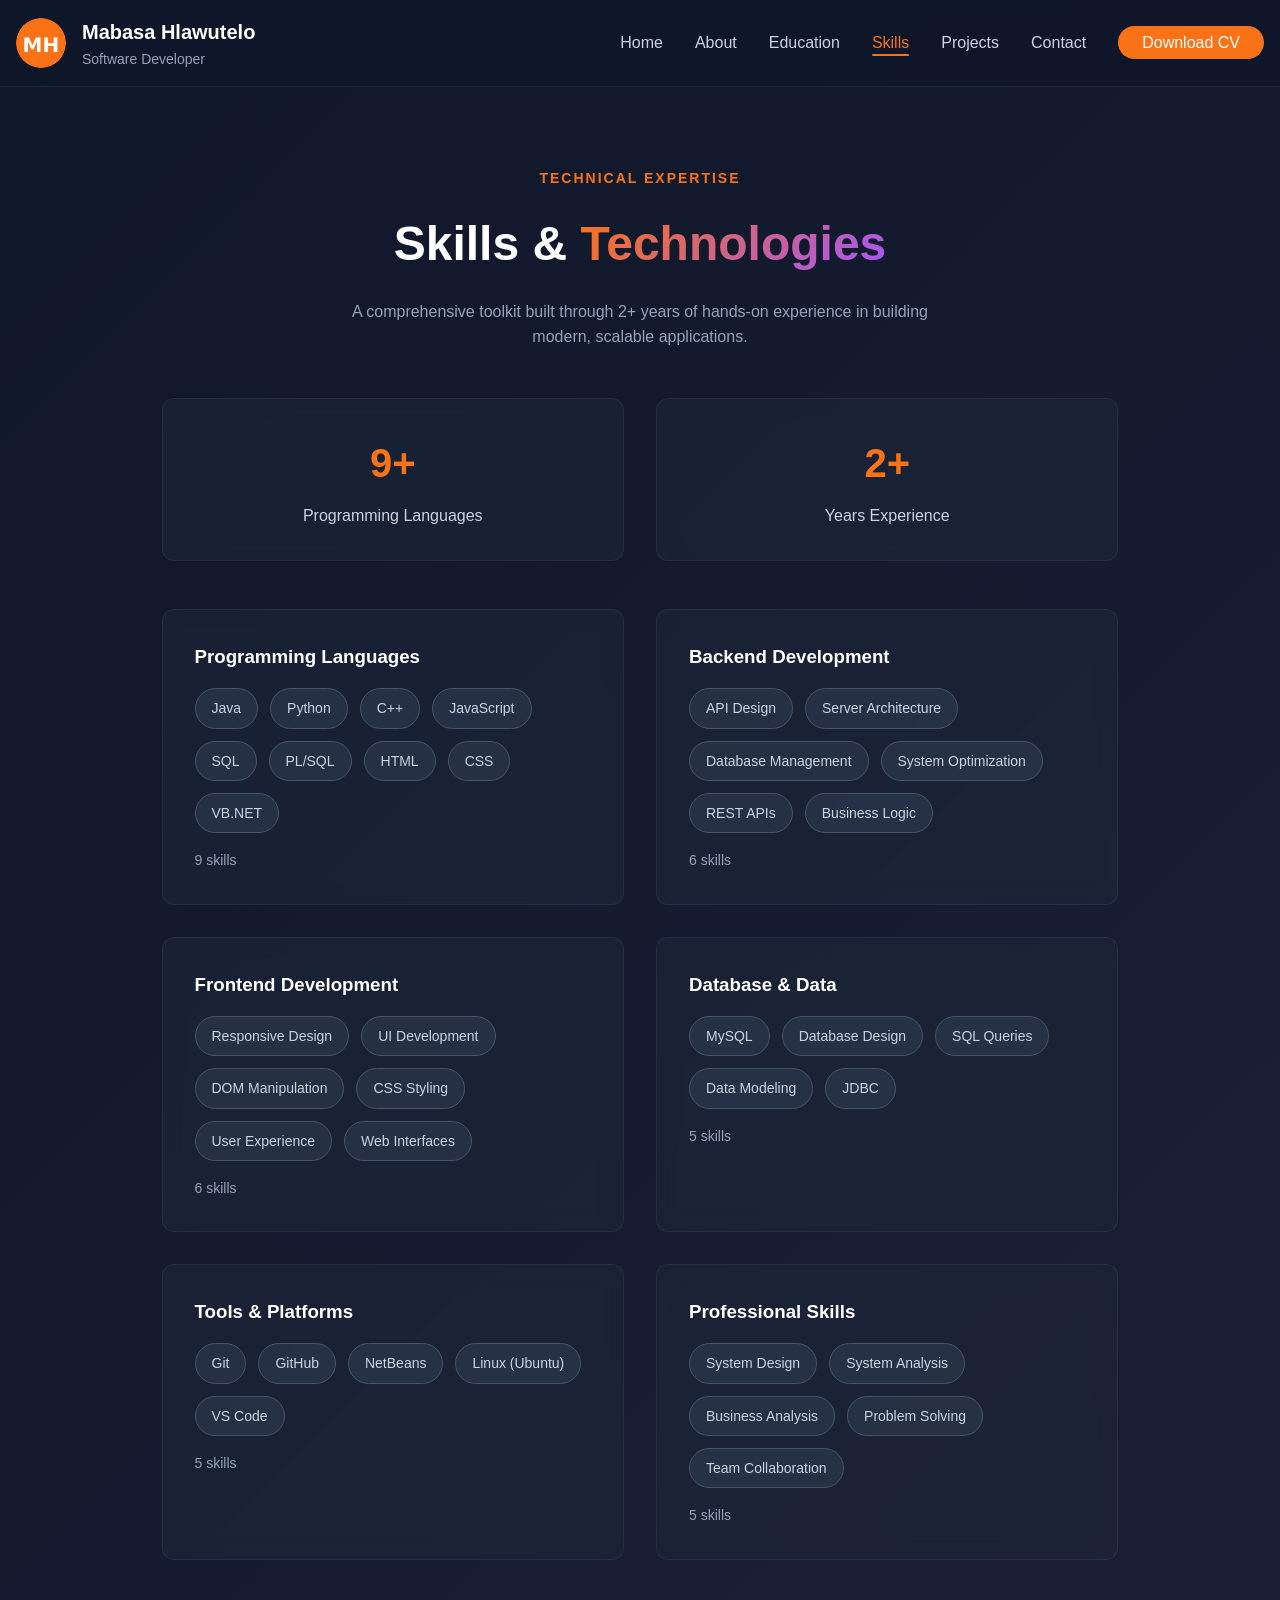
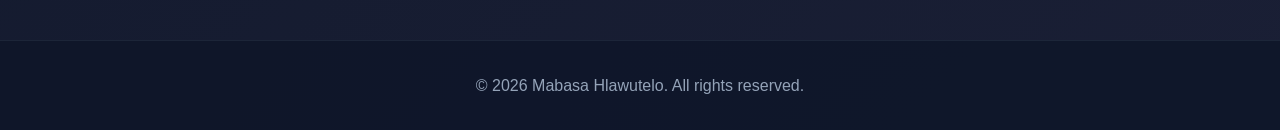
<file: skills.html>
<!DOCTYPE html>
<html lang="en">
<head>
    <meta charset="UTF-8">
    <meta name="viewport" content="width=device-width, initial-scale=1.0">
    <title>Skills - Mabasa Hlawutelo</title>
    <link rel="icon" type="image/x-icon" href="images/favicon.ico">
    <link rel="stylesheet" href="styles.css">
</head>
<body>
    <nav class="navbar">
        <div class="nav-container">
            <div class="nav-brand">
                <img src="images/mh-logo.png" alt="MH Logo" class="nav-logo">
                <div class="nav-text">
                    <h2>Mabasa Hlawutelo</h2>
                    <p>Software Developer</p>
                </div>
            </div>
            <ul class="nav-menu">
                <li><a href="index.html" class="nav-link">Home</a></li>
                <li><a href="about.html" class="nav-link">About</a></li>
                <li><a href="education.html" class="nav-link">Education</a></li>
                <li><a href="skills.html" class="nav-link active">Skills</a></li>
                <li><a href="projects.html" class="nav-link">Projects</a></li>
                <li><a href="contact.html" class="nav-link">Contact</a></li>
                <li><a href="resume/hlawutelo_resume.pdf" class="nav-link btn-download" download>Download CV</a></li>
            </ul>
        </div>
    </nav>

    <section class="section">
        <div class="container">
            <div class="section-title">
                <p class="section-label">Technical Expertise</p>
                <h1 class="section-heading">Skills & <span class="highlight">Technologies</span></h1>
                <p style="color: var(--text-muted); max-width: 600px; margin: 1rem auto 0;">
                    A comprehensive toolkit built through 2+ years of hands-on experience in building modern, scalable applications.
                </p>
            </div>

            <div style="display: grid; grid-template-columns: repeat(auto-fit, minmax(200px, 1fr)); gap: 2rem; margin-bottom: 3rem;">
                <div class="card" style="text-align: center;">
                    <div style="font-size: 2.5rem; font-weight: 700; color: var(--primary-orange); margin-bottom: 0.5rem;">9+</div>
                    <div style="color: var(--text-secondary);">Programming Languages</div>
                </div>
                <div class="card" style="text-align: center;">
                    <div style="font-size: 2.5rem; font-weight: 700; color: var(--primary-orange); margin-bottom: 0.5rem;">2+</div>
                    <div style="color: var(--text-secondary);">Years Experience</div>
                </div>
            </div>

            <div style="display: grid; grid-template-columns: repeat(auto-fit, minmax(350px, 1fr)); gap: 2rem;">

                <div class="card">
                    <h3 style="color: var(--text-primary); margin: 0 0 1rem 0;">Programming Languages</h3>
                    <div style="display: flex; flex-wrap: wrap; gap: 0.75rem;">
                        <span class="tag">Java</span>
                        <span class="tag">Python</span>
                        <span class="tag">C++</span>
                        <span class="tag">JavaScript</span>
                        <span class="tag">SQL</span>
                        <span class="tag">PL/SQL</span>
                        <span class="tag">HTML</span>
                        <span class="tag">CSS</span>
                        <span class="tag">VB.NET</span>
                    </div>
                    <p style="color: var(--text-muted); font-size: 0.875rem; margin-top: 1rem;">9 skills</p>
                </div>

                <div class="card">
                    <h3 style="color: var(--text-primary); margin: 0 0 1rem 0;">Backend Development</h3>
                    <div style="display: flex; flex-wrap: wrap; gap: 0.75rem;">
                        <span class="tag">API Design</span>
                        <span class="tag">Server Architecture</span>
                        <span class="tag">Database Management</span>
                        <span class="tag">System Optimization</span>
                        <span class="tag">REST APIs</span>
                        <span class="tag">Business Logic</span>
                    </div>
                    <p style="color: var(--text-muted); font-size: 0.875rem; margin-top: 1rem;">6 skills</p>
                </div>

                <div class="card">
                    <h3 style="color: var(--text-primary); margin: 0 0 1rem 0;">Frontend Development</h3>
                    <div style="display: flex; flex-wrap: wrap; gap: 0.75rem;">
                        <span class="tag">Responsive Design</span>
                        <span class="tag">UI Development</span>
                        <span class="tag">DOM Manipulation</span>
                        <span class="tag">CSS Styling</span>
                        <span class="tag">User Experience</span>
                        <span class="tag">Web Interfaces</span>
                    </div>
                    <p style="color: var(--text-muted); font-size: 0.875rem; margin-top: 1rem;">6 skills</p>
                </div>

                <div class="card">
                    <h3 style="color: var(--text-primary); margin: 0 0 1rem 0;">Database & Data</h3>
                    <div style="display: flex; flex-wrap: wrap; gap: 0.75rem;">
                        <span class="tag">MySQL</span>
                        <span class="tag">Database Design</span>
                        <span class="tag">SQL Queries</span>
                        <span class="tag">Data Modeling</span>
                        <span class="tag">JDBC</span>
                    </div>
                    <p style="color: var(--text-muted); font-size: 0.875rem; margin-top: 1rem;">5 skills</p>
                </div>

                <div class="card">
                    <h3 style="color: var(--text-primary); margin: 0 0 1rem 0;">Tools & Platforms</h3>
                    <div style="display: flex; flex-wrap: wrap; gap: 0.75rem;">
                        <span class="tag">Git</span>
                        <span class="tag">GitHub</span>
                        <span class="tag">NetBeans</span>
                        <span class="tag">Linux (Ubuntu)</span>
                        <span class="tag">VS Code</span>
                    </div>
                    <p style="color: var(--text-muted); font-size: 0.875rem; margin-top: 1rem;">5 skills</p>
                </div>

                <div class="card">
                    <h3 style="color: var(--text-primary); margin: 0 0 1rem 0;">Professional Skills</h3>
                    <div style="display: flex; flex-wrap: wrap; gap: 0.75rem;">
                        <span class="tag">System Design</span>
                        <span class="tag">System Analysis</span>
                        <span class="tag">Business Analysis</span>
                        <span class="tag">Problem Solving</span>
                        <span class="tag">Team Collaboration</span>
                    </div>
                    <p style="color: var(--text-muted); font-size: 0.875rem; margin-top: 1rem;">5 skills</p>
                </div>

            </div>
        </div>
    </section>

    <footer>
        <p>&copy; 2026 Mabasa Hlawutelo. All rights reserved.</p>
    </footer>

    <script src="script.js"></script>
</body>
</html>
</file>
<file: styles.css>
/* ============================================
   GLOBAL STYLES & VARIABLES
   ============================================ */

:root {
    --primary-orange: #f97316;
    --primary-purple: #a855f7;
    --dark-bg: #0f172a;
    --dark-secondary: #1e293b;
    --dark-tertiary: #334155;
    --text-primary: #ffffff;
    --text-secondary: #cbd5e1;
    --text-muted: #94a3b8;
    --border-color: #475569;
    --transition: all 0.3s ease;
}

* {
    margin: 0;
    padding: 0;
    box-sizing: border-box;
}

html {
    scroll-behavior: smooth;
}

body {
    font-family: 'Segoe UI', Tahoma, Geneva, Verdana, sans-serif;
    background: linear-gradient(135deg, var(--dark-bg) 0%, #1a1f35 100%);
    color: var(--text-primary);
    line-height: 1.6;
    min-height: 100vh;
}

.navbar {
    background: rgba(15, 23, 42, 0.95);
    backdrop-filter: blur(10px);
    border-bottom: 1px solid rgba(148, 163, 184, 0.1);
    position: sticky;
    top: 0;
    z-index: 1000;
    padding: 1rem 0;
}

.nav-container {
    max-width: 1280px;
    margin: 0 auto;
    padding: 0 1rem;
    display: flex;
    justify-content: space-between;
    align-items: center;
}

.nav-brand {
    display: flex;
    align-items: center;
    gap: 1rem;
    text-decoration: none;
    color: var(--text-primary);
}

.nav-logo {
    width: 50px;
    height: 50px;
    border-radius: 50%;
    object-fit: cover;
}

.nav-text h2 {
    font-size: 1.25rem;
    font-weight: 700;
    margin: 0;
}

.nav-text p {
    font-size: 0.875rem;
    color: var(--text-muted);
    margin: 0;
}

.nav-menu {
    display: flex;
    list-style: none;
    gap: 2rem;
    align-items: center;
}

.nav-link {
    color: var(--text-secondary);
    text-decoration: none;
    font-weight: 500;
    transition: var(--transition);
    position: relative;
}

.nav-link:hover,
.nav-link.active {
    color: var(--primary-orange);
}

.nav-link.active::after {
    content: '';
    position: absolute;
    bottom: -5px;
    left: 0;
    right: 0;
    height: 2px;
    background: var(--primary-orange);
    border-radius: 2px;
}

.btn-download {
    background: var(--primary-orange);
    color: white !important;
    padding: 0.5rem 1.5rem;
    border-radius: 50px;
    transition: var(--transition);
}

.btn-download:hover {
    background: #ea580c;
    transform: translateY(-2px);
}

.hero {
    position: relative;
    overflow: hidden;
    padding: 5rem 1rem;
    min-height: 100vh;
    display: flex;
    align-items: center;
}

.hero-background {
    position: absolute;
    inset: 0;
    z-index: 0;
}

.blob {
    position: absolute;
    border-radius: 50%;
    filter: blur(80px);
    opacity: 0.1;
}

.blob-1 {
    width: 300px;
    height: 300px;
    background: var(--primary-orange);
    top: 20%;
    right: 10%;
}

.blob-2 {
    width: 300px;
    height: 300px;
    background: var(--primary-purple);
    bottom: 20%;
    left: 10%;
}

.hero-container {
    max-width: 1280px;
    margin: 0 auto;
    width: 100%;
    display: grid;
    grid-template-columns: 1fr 1fr;
    gap: 3rem;
    align-items: center;
    position: relative;
    z-index: 1;
}

.hero-content {
    display: flex;
    flex-direction: column;
    gap: 2rem;
}

.badge {
    display: inline-flex;
    align-items: center;
    gap: 0.5rem;
    width: fit-content;
    padding: 0.5rem 1rem;
    border: 1px solid rgba(249, 115, 22, 0.3);
    background: rgba(249, 115, 22, 0.1);
    border-radius: 50px;
    font-size: 0.875rem;
    font-weight: 500;
    color: var(--primary-orange);
}

.badge-dot {
    display: inline-block;
    width: 8px;
    height: 8px;
    background: var(--primary-orange);
    border-radius: 50%;
}

.hero-heading {
    display: flex;
    flex-direction: column;
    gap: 1rem;
}

.greeting {
    font-size: 1.5rem;
    color: var(--text-secondary);
    margin: 0;
}

.hero-heading h1 {
    font-size: 3.5rem;
    font-weight: 700;
    line-height: 1.2;
    margin: 0;
}

.name-first {
    color: var(--text-primary);
}

.name-last {
    background: linear-gradient(135deg, var(--primary-orange) 0%, var(--primary-purple) 100%);
    -webkit-background-clip: text;
    -webkit-text-fill-color: transparent;
    background-clip: text;
}

.rotating-title {
    height: 3rem;
    display: flex;
    align-items: center;
    overflow: hidden;
}

.title-text {
    font-size: 1.25rem;
    font-weight: 600;
    background: linear-gradient(135deg, var(--primary-orange) 0%, var(--primary-purple) 100%);
    -webkit-background-clip: text;
    -webkit-text-fill-color: transparent;
    background-clip: text;
    margin: 0;
    animation: fadeInOut 4s ease-in-out infinite;
}

@keyframes fadeInOut {
    0%, 100% { opacity: 1; }
    45%, 55% { opacity: 1; }
    50% { opacity: 0; }
}

.hero-bio {
    font-size: 1rem;
    color: var(--text-muted);
    line-height: 1.8;
    max-width: 600px;
}

.skills-tags {
    display: flex;
    flex-wrap: wrap;
    gap: 0.75rem;
}

.tag {
    padding: 0.5rem 1rem;
    border: 1px solid var(--border-color);
    background: rgba(51, 65, 85, 0.5);
    border-radius: 50px;
    font-size: 0.875rem;
    color: var(--text-secondary);
}

.cta-buttons {
    display: flex;
    gap: 1rem;
    flex-wrap: wrap;
    margin-top: 1rem;
}

.btn {
    padding: 0.75rem 2rem;
    border-radius: 50px;
    font-weight: 600;
    text-decoration: none;
    transition: var(--transition);
    display: inline-block;
    cursor: pointer;
    border: none;
    font-size: 1rem;
}

.btn-primary {
    background: var(--primary-orange);
    color: white;
}

.btn-primary:hover {
    background: #ea580c;
    transform: translateY(-2px);
    box-shadow: 0 10px 20px rgba(249, 115, 22, 0.3);
}

.btn-outline {
    background: transparent;
    color: var(--primary-orange);
    border: 2px solid var(--primary-orange);
}

.btn-outline:hover {
    background: rgba(249, 115, 22, 0.1);
    transform: translateY(-2px);
}

.hero-image {
    position: relative;
    display: flex;
    justify-content: center;
    align-items: center;
}

.floating-icons {
    position: absolute;
    inset: 0;
    display: flex;
    align-items: center;
    justify-content: center;
}

.icon-badge {
    position: absolute;
    width: 50px;
    height: 50px;
    border-radius: 50%;
    display: flex;
    align-items: center;
    justify-content: center;
    color: white;
    box-shadow: 0 10px 25px rgba(0, 0, 0, 0.3);
}

.icon-code {
    background: var(--primary-orange);
    top: 40px;
    right: 40px;
    box-shadow: 0 10px 25px rgba(249, 115, 22, 0.4);
}

.icon-message {
    background: var(--primary-purple);
    bottom: 80px;
    left: 40px;
    box-shadow: 0 10px 25px rgba(168, 85, 247, 0.4);
}

.icon-whatsapp {
    background: #22c55e;
    bottom: 40px;
    right: 40px;
    box-shadow: 0 10px 25px rgba(34, 197, 94, 0.4);
}

.profile-image-wrapper {
    position: relative;
    z-index: 10;
    width: 320px;
    height: 320px;
    border: 4px solid var(--primary-orange);
    border-radius: 50%;
    overflow: hidden;
    box-shadow: 0 20px 60px rgba(249, 115, 22, 0.3);
}

.profile-image {
    width: 100%;
    height: 100%;
    object-fit: cover;
}

@media (max-width: 768px) {
    .nav-menu {
        gap: 1rem;
        font-size: 0.875rem;
    }

    .btn-download {
        padding: 0.4rem 1rem;
        font-size: 0.875rem;
    }

    .hero-container {
        grid-template-columns: 1fr;
        gap: 2rem;
        padding: 2rem 0;
    }

    .hero-heading h1 {
        font-size: 2.5rem;
    }

    .profile-image-wrapper {
        width: 250px;
        height: 250px;
    }

    .floating-icons .icon-badge {
        width: 40px;
        height: 40px;
    }

    .floating-icons .icon-badge svg {
        width: 20px;
        height: 20px;
    }
}

@media (max-width: 640px) {
    .nav-container {
        flex-direction: column;
        gap: 1rem;
    }

    .nav-menu {
        flex-direction: column;
        gap: 0.5rem;
        width: 100%;
    }

    .hero-heading h1 {
        font-size: 2rem;
    }

    .hero-bio {
        font-size: 0.9rem;
    }

    .skills-tags {
        gap: 0.5rem;
    }

    .tag {
        font-size: 0.75rem;
        padding: 0.4rem 0.8rem;
    }

    .profile-image-wrapper {
        width: 200px;
        height: 200px;
    }
}

.container {
    max-width: 1280px;
    margin: 0 auto;
    padding: 0 1rem;
}

.section {
    padding: 5rem 1rem;
    min-height: 100vh;
    display: flex;
    align-items: center;
}

.section-title {
    text-align: center;
    margin-bottom: 3rem;
}

.section-label {
    font-size: 0.875rem;
    font-weight: 600;
    text-transform: uppercase;
    letter-spacing: 2px;
    color: var(--primary-orange);
    margin-bottom: 1rem;
}

.section-heading {
    font-size: 3rem;
    font-weight: 700;
    margin: 0;
}

.section-heading .highlight {
    background: linear-gradient(135deg, var(--primary-orange) 0%, var(--primary-purple) 100%);
    -webkit-background-clip: text;
    -webkit-text-fill-color: transparent;
    background-clip: text;
}

.card {
    background: rgba(30, 41, 59, 0.5);
    border: 1px solid rgba(148, 163, 184, 0.1);
    border-radius: 12px;
    padding: 2rem;
    backdrop-filter: blur(10px);
    transition: var(--transition);
}

.card:hover {
    border-color: rgba(249, 115, 22, 0.3);
    background: rgba(30, 41, 59, 0.7);
    transform: translateY(-5px);
}

footer {
    background: rgba(15, 23, 42, 0.95);
    border-top: 1px solid rgba(148, 163, 184, 0.1);
    padding: 2rem;
    text-align: center;
    color: var(--text-muted);
}
</file>
